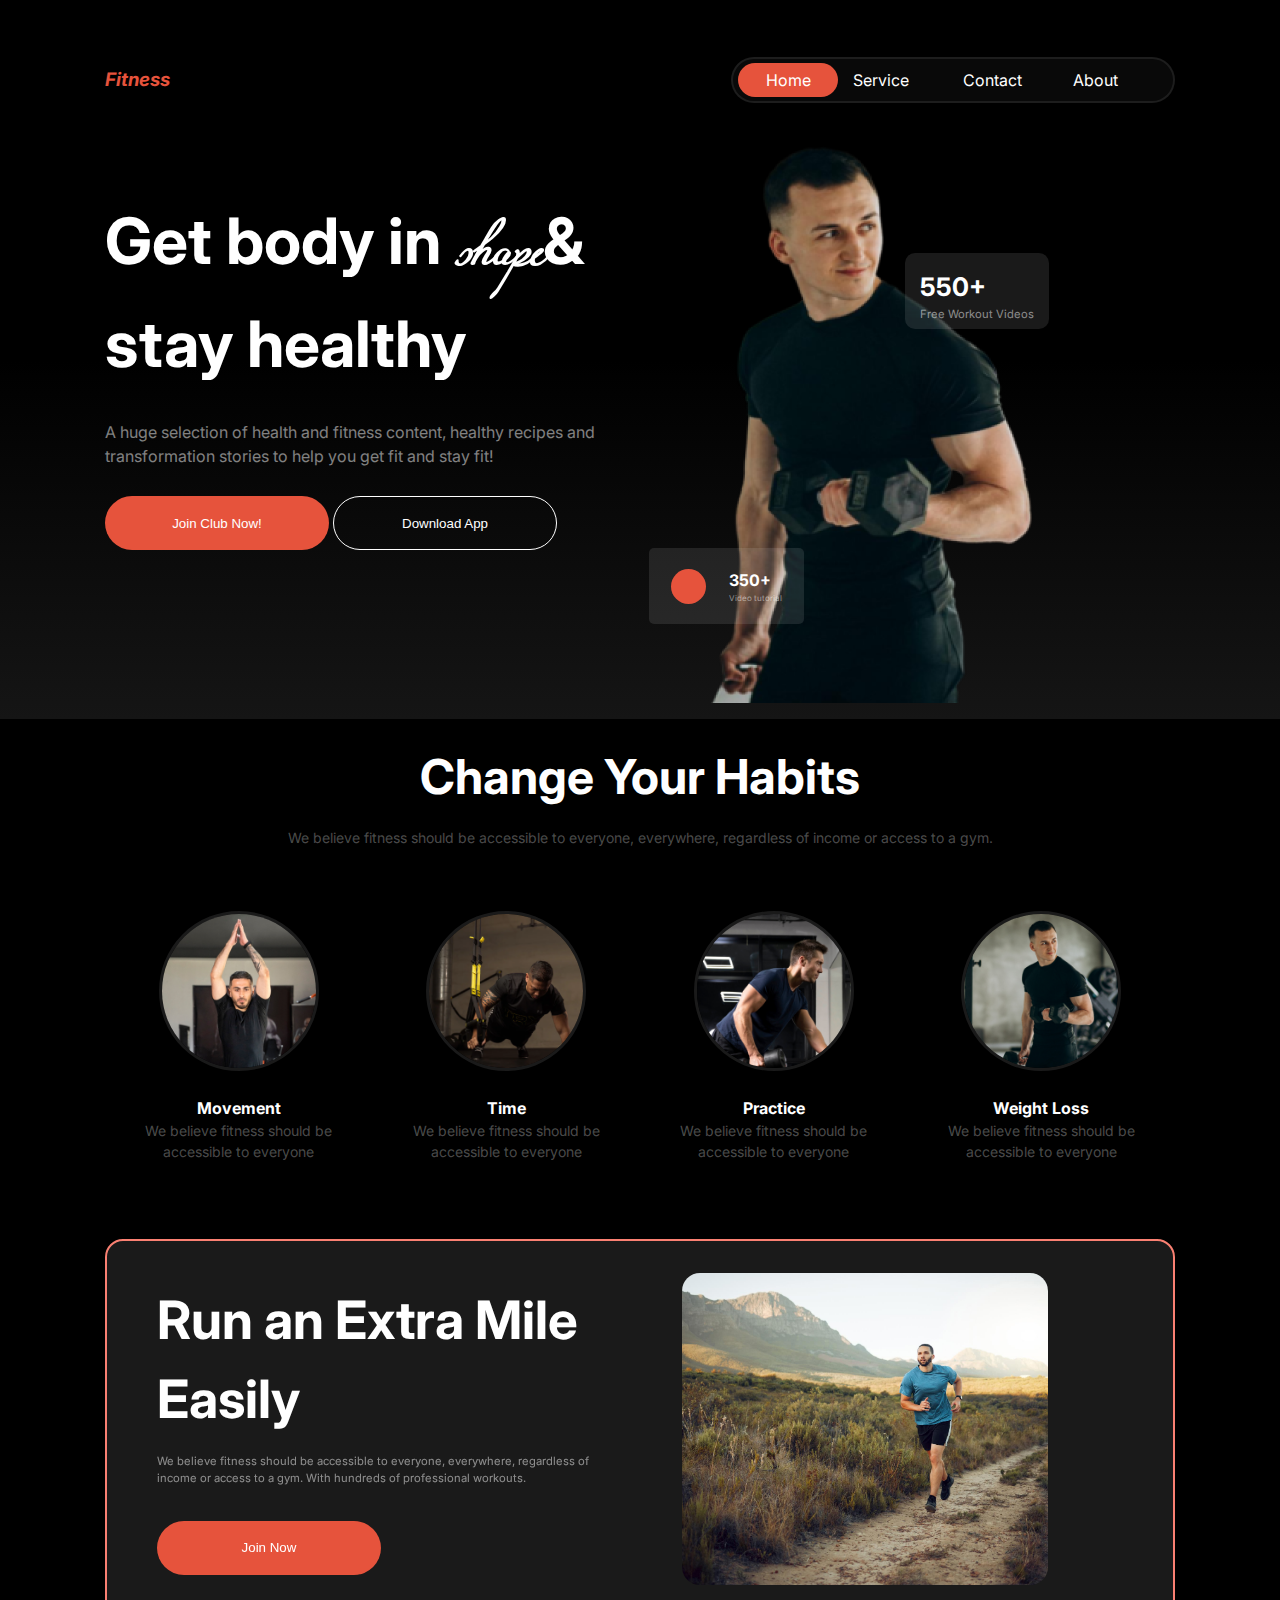
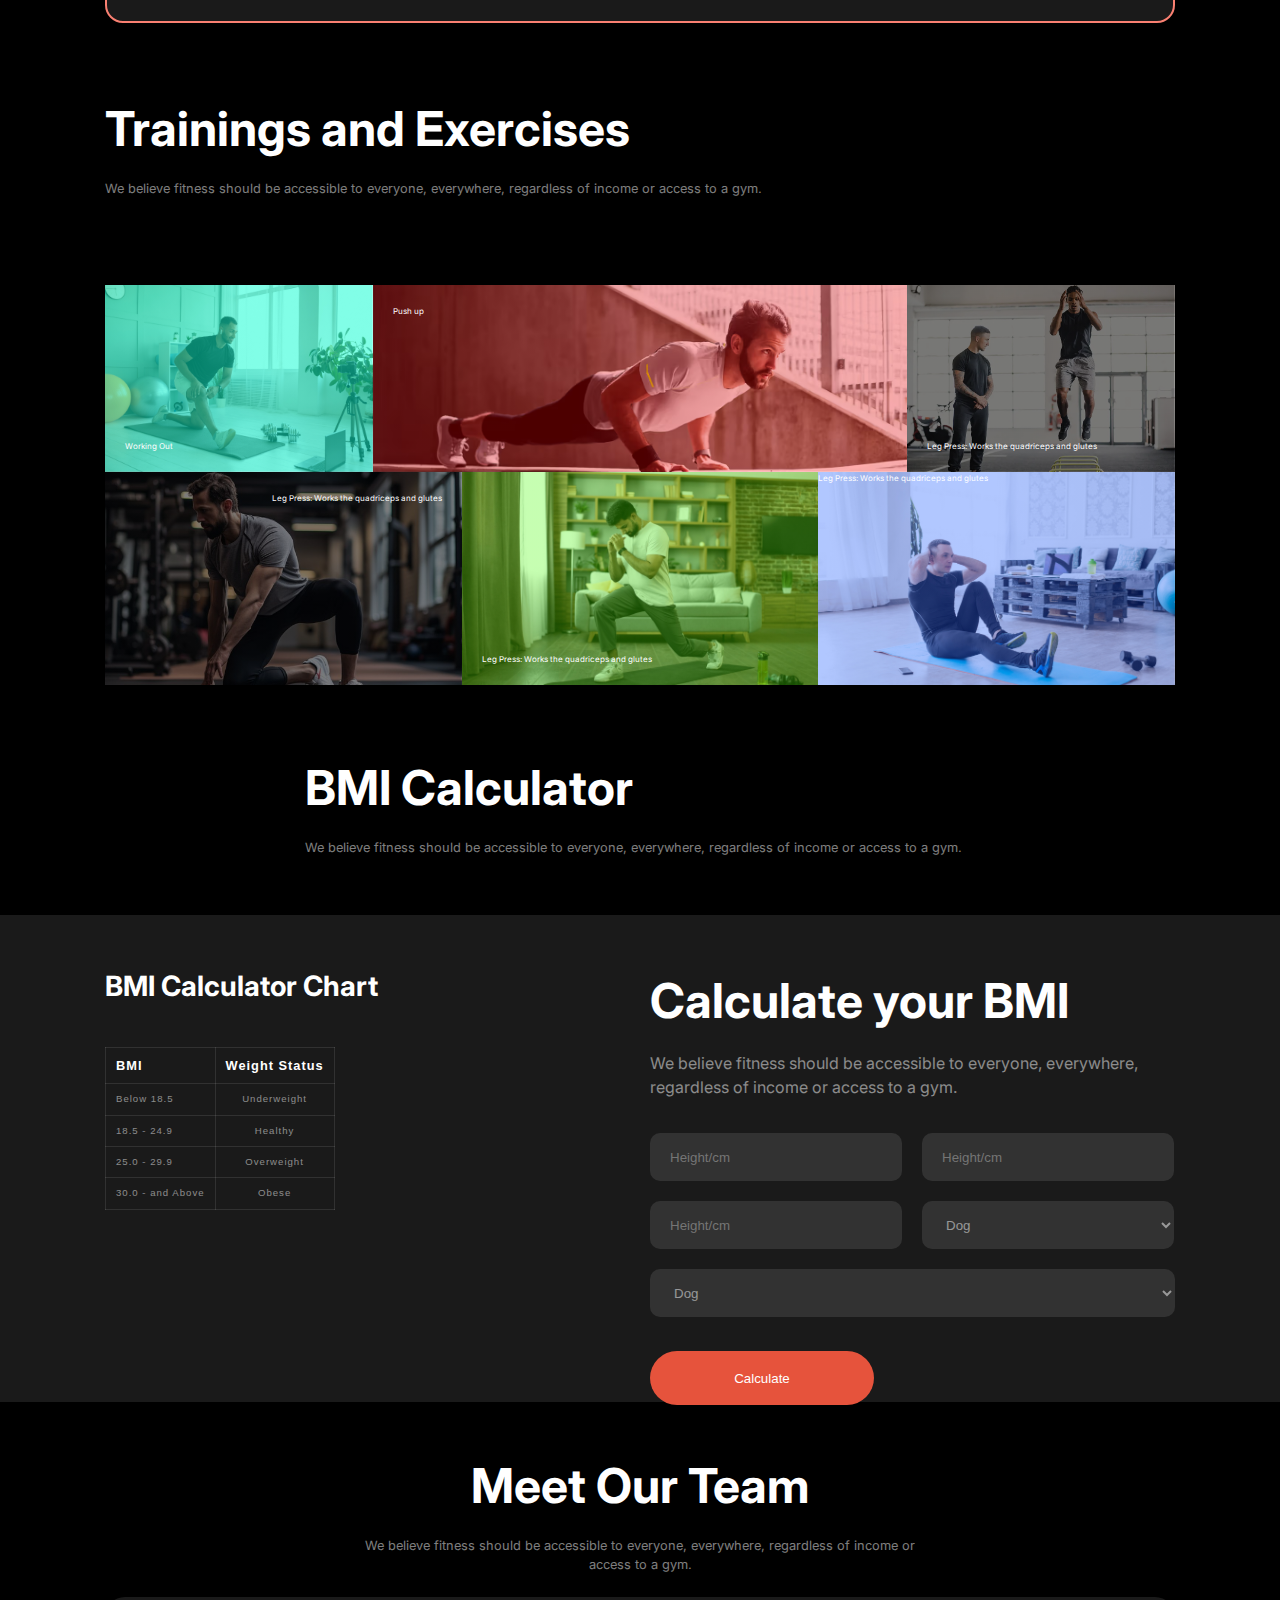
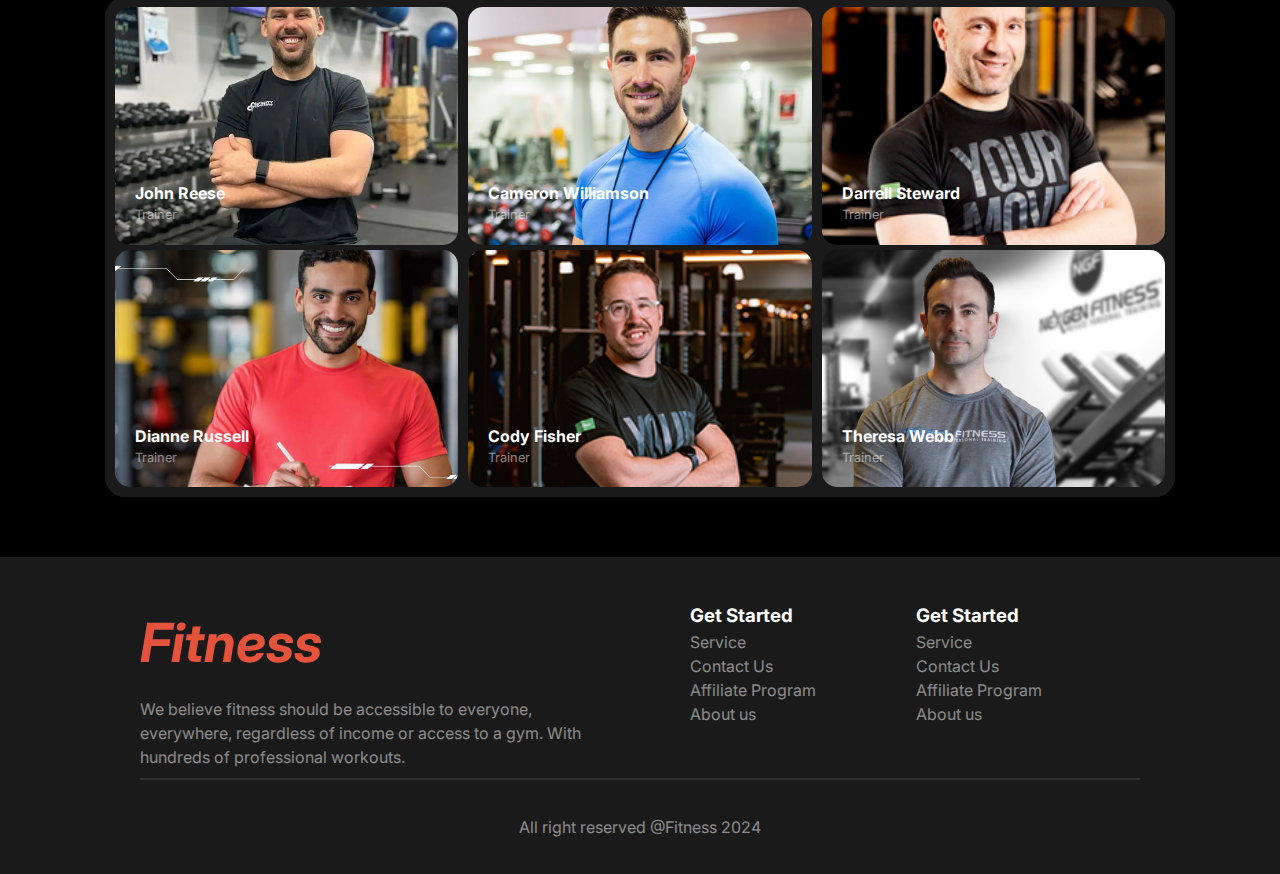
<file: index.html>
<!DOCTYPE html>
<html lang="en">
  <head>
    <meta charset="UTF-8" />
    <meta name="viewport" content="width=device-width, initial-scale=1.0" />
    <link rel="stylesheet" href="https://fonts.googleapis.com/css2?family=Material+Symbols+Outlined:opsz,wght,FILL,GRAD@24,400,0,0" />

    <link rel="stylesheet" href="https://cdnjs.cloudflare.com/ajax/libs/font-awesome/6.6.0/css/all.min.css" integrity="sha512-Kc323vGBEqzTmouAECnVceyQqyqdsSiqLQISBL29aUW4U/M7pSPA/gEUZQqv1cwx4OnYxTxve5UMg5GT6L4JJg==" crossorigin="anonymous" referrerpolicy="no-referrer" />
    <link rel="stylesheet" href="./style/main.css" />
    <link rel="stylesheet" href="./style/responsive.css" />
    <title>Fitness Shop</title>
  </head>
  <body>
    <header class="header bg-gradient-primary">
      <div class="container">
        <nav class="navbar">
          <h3 class="text-primary">Fitness</h3>
          <ul class="nav-menu">
            <li><a href="#" class="active-home">Home</a></li>
            <li><a href="#">Service</a></li>
            <li><a href="#">Contact</a></li>
            <li><a href="#">About</a></li>
          </ul>
          <a href="#" class="bar-menu"><span class="material-symbols-outlined"> menu </span></a>
        </nav>
      </div>
      <div class="container hero text-secondary">
        <div class="left">
          <div class="hero-info">
            <h1 class="hero-title">Get body in <span class="shape">shape</span>& stay healthy</h1>
            <p class="bg-white-50">A huge selection of health and fitness content, healthy recipes and transformation stories to help you get fit and stay fit!</p>
            <div>
              <button class="btn">Join Club Now!</button>
              <button class="btn-secondary">Download App</button>
            </div>
          </div>
        </div>
        <div class="right">
          <img src="./images/Images-2.png" alt="" />
          <div class="video-tutorial">
            <button></button>
            <div>
              <span>350+</span>
              <p class="bg-white-50">Video tutorial</p>
            </div>
          </div>
          <div class="additional-550">
            <div class="free-video-workout">
              <span>550+</span>
              <p class="bg-white-50">Free Workout Videos</p>
            </div>
          </div>
        </div>
      </div>
    </header>
    <main>
      <!-- change-habit section -->
      <section class="container change-habit">
        <div class="habit-change-content">
          <div class="change-babit-title">
            <h2>Change Your Habits</h2>
            <p>We believe fitness should be accessible to everyone, everywhere, regardless of income or access to a gym.</p>
          </div>
          <div class="change-habit-image">
            <div class="images-component box">
              <img src="./images/image-2.png" alt="" />
              <h4>Movement</h4>
              <p class="text-s">We believe fitness should be accessible to everyone</p>
            </div>
            <div class="images-component box">
              <img src="./images/image-3.png" alt="" />
              <h4>Time</h4>
              <p class="text-s">We believe fitness should be accessible to everyone</p>
            </div>
            <div class="images-component box">
              <img src="./images/image-4.png" alt="" />
              <h4>Practice</h4>
              <p class="text-s">We believe fitness should be accessible to everyone</p>
            </div>
            <div class="images-component box">
              <img src="./images/image-5.png" alt="" />
              <h4>Weight Loss</h4>
              <p class="text-s">We believe fitness should be accessible to everyone</p>
            </div>
          </div>
        </div>
      </section>

      <!-- run extra Mile -->
      <section class="container">
        <div class="extra-mile">
          <div class="extra-mile-content">
            <h2>Run an Extra Mile Easily</h2>
            <p class="bg-white-50">We believe fitness should be accessible to everyone, everywhere, regardless of income or access to a gym. With hundreds of professional workouts.</p>
            <button class="btn">Join Now</button>
          </div>
          <div class="extra-mile-image">
            <!-- <img src="./images/run.jpg" alt="" /> -->
          </div>
        </div>
      </section>

      <!-- Training and exercise -->
      <section class="container exercise-training">
        <h2 class="exercise-training-title">Trainings and Exercises</h2>
        <p class="bg-white-50">We believe fitness should be accessible to everyone, everywhere, regardless of income or access to a gym.</p>
        <div class="grid-image-container">
          <div class="item1">
            <span>Working Out</span>
          </div>
          <div class="item2">
            <span>Push up</span>
          </div>
          <div class="item3">
            <span>Leg Press: Works the quadriceps and glutes</span>
          </div>
          <div class="item4">
            <span>Leg Press: Works the quadriceps and glutes</span>
          </div>
          <div class="item5">
            <span>Leg Press: Works the quadriceps and glutes</span>
          </div>
          <div class="item6">
            <span>Leg Press: Works the quadriceps and glutes</span>
          </div>
        </div>
      </section>

      <!-- BMI Calculator -->
      <section class="container">
        <div class="bmi-calculator-context">
          <h2>BMI Calculator</h2>
          <p class="bg-white-50">We believe fitness should be accessible to everyone, everywhere, regardless of income or access to a gym.</p>
        </div>
      </section>

      <section class="bmi-section">
        <section class="container bmi-calculator-section">
          <div class="bmi-calculator">
            <div class="bmi-calculator-chart">
              <h2 class="bmi-chart-title">BMI Calculator Chart</h2>
              <div class="table-section">
                <table>
                  <thead>
                    <tr>
                      <th scope="col">BMI</th>
                      <th scope="col">Weight Status</th>
                    </tr>
                  </thead>
                  <tbody>
                    <tr>
                      <td>Below 18.5</td>
                      <td>Underweight</td>
                    </tr>
                    <tr>
                      <td>18.5 - 24.9</td>
                      <td>Healthy</td>
                    </tr>
                    <tr>
                      <td>25.0 - 29.9</td>
                      <td>Overweight</td>
                    </tr>
                    <tr>
                      <td>30.0 - and Above</td>
                      <td>Obese</td>
                    </tr>
                  </tbody>
                </table>
              </div>
            </div>
            <div class="calculate-your-bmi">
              <div class="calculate-your-title">
                <h2 class="calculate-title">Calculate your BMI</h2>
                <p class="calculate-para bg-white-50">We believe fitness should be accessible to everyone, everywhere, regardless of income or access to a gym.</p>
                <div class="bmi-input-content">
                  <div class="form-field">
                    <input type="text" name="" id="" placeholder="Height/cm" />
                  </div>
                  <div class="form-field">
                    <input type="text" name="" id="" placeholder="Height/cm" />
                  </div>
                  <div class="form-field">
                    <input type="text" name="" id="" placeholder="Height/cm" />
                  </div>
                  <div class="form-field">
                    <select name="" id="" class="select-field">
                      <option value="dog">Dog</option>
                      <option value="cat">Cat</option>
                      <option value="hamster">Hamster</option>
                      <option value="parrot">Parrot</option>
                    </select>
                  </div>
                  <select name="" id="" class="select-field">
                    <option value="dog">Dog</option>
                    <option value="cat">Cat</option>
                    <option value="hamster">Hamster</option>
                    <option value="parrot">Parrot</option>
                  </select>
                </div>
                <button class="btn">Calculate</button>
              </div>
            </div>
          </div>
        </section>
      </section>

      <!-- Team Section -->
      <section class="container">
        <div class="meet-our-team">
          <div class="meet-team-content">
            <h2>Meet Our Team</h2>
            <p>We believe fitness should be accessible to everyone, everywhere, regardless of income or access to a gym.</p>
          </div>
          <div class="meet-our-team-profile">
            <div class="profile-1 image-resize">
              <!-- <img src="./images/trainer1.png" alt="" /> -->
              <span>Trainer</span>
              <h4>John Reese</h4>
            </div>
            <div class="profile-2 image-resize">
              <span>Trainer</span>
              <h4>Cameron Williamson</h4>
            </div>
            <div class="profile-3 image-resize">
              <span>Trainer</span>
              <h4>Darrell Steward</h4>
            </div>
            <div class="profile-4 image-resize">
              <span>Trainer</span>
              <h4>Dianne Russell</h4>
            </div>
            <div class="profile-5 image-resize">
              <span>Trainer</span>
              <h4>Cody Fisher</h4>
            </div>
            <div class="profile-6 image-resize">
              <span>Trainer</span>
              <h4>Theresa Webb</h4>
            </div>
          </div>
        </div>
      </section>
    </main>
    <footer class="footer">
      <div class="container">
        <div class="footer-section">
          <div class="fitness">
            <h2>Fitness</h2>
            <p class="bg-white-50">We believe fitness should be accessible to everyone, everywhere, regardless of income or access to a gym. With hundreds of professional workouts.</p>
          </div>
          <div class="fitness-text">
            <div class="middle">
              <h3>Get Started</h3>
              <ul class="bg-white-50">
                <li>Service</li>
                <li>Contact Us</li>
                <li>Affiliate Program</li>
                <li>About us</li>
              </ul>
            </div>
            <div class="left">
              <h3>Get Started</h3>
              <ul class="bg-white-50">
                <li>Service</li>
                <li>Contact Us</li>
                <li>Affiliate Program</li>
                <li>About us</li>
              </ul>
            </div>
          </div>
        </div>
        <div class="footer-copy bg-white-50">
          <p>All right reserved @Fitness 2024</p>
        </div>
      </div>
    </footer>
  </body>
</html>
</file>
<file: style/responsive.css>
/* max-width: 900px ---> Apply Css Rule under 900px
@media screen and (min-width: 993px) {
} */
/* Default: Extra-small devices such as small phones (less than 640px) */

/* Large Device: above 993px */
@media screen and (min-width: 992px) {
  /* body {
    background: green;
  } */
}

/* Medium device: 576px to 992px */
@media (min-width: 577px) and (max-width: 992px) {
  .navbar {
    margin: 0 45px;
  }
  .hero {
    flex-direction: column;
    justify-content: center;
    max-width: 744px;
    height: 1087px;
  }
  .video-tutorial {
    position: absolute;
    bottom: 85px;
    left: 0px;
  }

  .free-video-workout {
    position: absolute;
    /* top: 130px;
    left: 200px; */
  }
  /* .left {
    margin: 0 auto;
  } */
  .right {
    margin: 0 auto;
  }

  /* habit Change Section */
  .habit-change-content {
    /* border: 2px solid brown; */
    min-height: 750px;
    text-align: center;
    margin: 0 90px;
  }

  .change-habit-image {
    max-height: 566px;
    /* border: 2px solid red; */
    grid-template-columns: repeat(2, 1fr);
    justify-content: center;
  }
  .box {
    width: 231px;
    height: 274px;
    /* display: flex;
    flex-direction: column;
    justify-content: center;
    align-items: center;
    padding: 5px; */
  }
  .change-babit-title {
  }

  .habit-change-content p {
    font-size: 0.7rem;
    margin: 0 50px;
  }
  .extra-mile {
    margin: 0 auto;
    height: 400px;
    width: 684px;
  }
  .extra-mile-content {
    height: 308px;
    width: 263px;
  }
  .extra-mile-content h2 {
    font-size: 2rem;
  }
}

/* Small Device */
@media (max-width: 576px) {
  .header .nav-menu {
    display: none;
  }
  .header .bar-menu {
    display: inline-block;
  }
  /* hero section */
  .hero {
    flex-direction: column;
    justify-content: center;
    max-width: 744px;
    height: 1087px;
  }
  .video-tutorial {
    position: absolute;
    bottom: 85px;
    left: 0px;
  }

  .free-video-workout {
    position: absolute;
    /* top: 130px;
    left: 200px; */
  }
  .left {
    margin: 0 auto;
  }
  .right {
    margin: 0 auto;
  }

  .habit-change-content {
    height: 700px;
    flex-direction: column;
    flex-wrap: wrap;
  }

  .change-habit-image {
    grid-template-columns: repeat(1, 1fr);
  }

  .change-babit-title h2 {
    font-size: 2rem;
  }
  .change-babit-title h2,
  .change-babit-title p,
  .box {
    padding: 30px;
  }
  .extra-mile {
    margin: 0 auto;
    height: 2088px;
  }
}
</file>
<file: style/main.css>
@import url("https://fonts.googleapis.com/css2?family=Inter:wght@100..900&display=swap");

@import url("");

@font-face {
  font-family: "miama";
  src: url(../assets/Miama.otf);
}

/* Reset */
* {
  box-sizing: border-box;
  margin: 0;
  padding: 0;
}

:root {
  --primary-balck: rgb(17, 17, 17);
  --primary-balck-secondary: rgba(33, 33, 33, 0.2);
  --white-color: #ffffff;
  --primary-orange: #e6533c;
  --background-white-primary: #ffffff;
  --background-white-secondary: rgba(255, 255, 255, 0.6);
  --background-white-third: rgba(255, 255, 255, 0.5);
  --background-white-fourth: rgba(255, 255, 255, 0.1);
}
/* Shared styles */

/* Style */
body {
  font-family: "Inter", sans-serif;
  /* font-family: "Dancing Script", cursive; */
  font-size: 16px;
  line-height: 1.5;
  background: #000;
  color: var(--white-color);
}

a {
  text-decoration: none;
  color: #fff;
}

ul {
  list-style: none;
}

/* image is 100% of it's container */
img {
  max-width: 100%;
}

/* Utility Classes */
.container {
  max-width: 1100px;
  margin: 0 auto;
  padding: 10px 15px;
  /* padding: 50px; */
}
.container-sm {
  max-width: 800px;
  margin: 0 auto;
  padding: 0 15px;
  border-radius: 42px;
}

.bg-white-50 {
  color: var(--background-white-third);
}
.btn {
  width: 224px;
  height: 54px;
  background: var(--primary-orange);
  color: var(--background-white-primary);
  border: none;
  border-radius: 42px;
}
.btn-secondary {
  width: 224px;
  height: 54px;
  /* background: var(--primary-orange); */
  /* color: var(--background-white-primary); */
  border: 1px solid var(--background-white-primary);
  border-radius: 42px;
  background: none;
  color: #ffffff;
}
h2 {
  font-size: 3rem;
  margin-bottom: 14px;
}
/**
* Header start here
**/
.header {
  /* border: 2px solid salmon; */
  min-height: 500px;
  background: rgb(143, 139, 225);
  background: radial-gradient(circle, rgba(2, 0, 36, 1) 0%, rgba(9, 9, 121, 1) 9%, rgb(13, 202, 239) 100%);
}

.header .navbar {
  border: 2px solid / darkblue;
  min-height: 46px;
  margin-top: 47px;
  display: flex;
  justify-content: space-between;
  align-items: center;
}

.header .left {
  min-height: 200px;
  /* min-width: 40%; */
  /* border: 2px solid green; */
}
.header .right {
  min-height: 200px;
  /* min-width: 50%; */
  /* border: 2px solid green; */
}

.header .nav-menu {
  border: 2px solid #ffffff15;
  display: flex;
  min-width: 430px;
  height: 46px;
  justify-content: space-between;
  align-items: center;
  border-radius: 35px;
  /* padding: 0 5px; */
  background: rgba(61, 61, 61, 0.143);
}

.nav-menu li {
  /* border: 2px solid salmon; */
  margin: 5px;
  width: 100px;
  padding: 5px;
}
.nav-menu li:first-child {
  background: var(--primary-orange);
  border-radius: 20px;
  text-align: center;
}

.header .bar-menu {
  display: none;
}

.active-home {
  /* height: 28px; */
  /* width: 72px; */
  /* background: var(--primary-orange); */
  /* border-radius: 46px; */
}

/* Hero section */
.hero {
  display: flex;
}

.hero-info {
  width: 600px;
  height: 440px;
  /* border: 2px solid red; */
  margin-top: 70px;
}
.hero-info .hero-title {
  font-size: 4rem;
  margin: 28px 0;
}

.hero-info p {
  margin-bottom: 28px;
}
.hero-info div {
  margin-top: 20px;
}
/* .hero-info span {
  font-size: 5.5rem;
  
} */
.hero-info .shape {
  font-family: 7.5rem;
  font-family: miama;
}

.video-tutorial button {
  background-color: #e6533c;
  border: none;
  width: 35px;
  height: 35px;
  border-radius: 50%;
}

.hero .right .video-tutorial {
  background: var(--background-white-fourth);
  width: 155px;
  height: 76px;
  display: flex;
  align-content: space-between;
  justify-content: space-evenly;
  align-items: center;
  border-radius: 5px;
}
.hero .right .video-tutorial span {
  font-weight: bold;
}
.hero .right .video-tutorial p {
  font-size: 0.5rem;
}

.hero .right {
  position: relative;
}
.video-tutorial {
  position: absolute;
  bottom: 85px;
  right: 250px;
}
.additional-550 {
  position: absolute;
  top: 130px;
  left: 200px;
  width: 155px;
  height: 76px;
}

.free-video-workout {
  position: absolute;
  background: var(--background-white-fourth);
  /* width: 155px; */
  height: 76px;
  display: flex;
  flex-direction: column;
  /* justify-content: space-evenly; */
  /* align-items: center; */
  border-radius: 10px;
  text-align: left;
  padding: 15px;
}
.free-video-workout span {
  font-size: 1.6rem;
  font-weight: bold;
}
.free-video-workout p {
  font-size: 0.7rem;
}

/**
* Header end here
**/

/* habit Change Section */

.habit-change-content {
  /* border: 2px solid brown; */
  min-height: 450px;
  display: flex;
  gap: 58px;
  flex-direction: column;
  justify-content: center;
  align-items: center;
  text-align: center;
  margin-bottom: 40px;
}
.change-babit-title h2 {
  font-size: 3rem;
}

.habit-change-content p {
  font-size: 0.875rem;
  color: rgba(255, 255, 255, 0.3);
}

/* Grid test */
.change-habit-image {
  max-height: 274px;
  /* border: 2px solid red; */
  display: grid;
  grid-template-columns: repeat(4, 1fr);
  justify-content: center;
}
.box img {
  width: 160px;
  height: 160px;
  border: 3px solid rgba(255, 255, 255, 0.1);
  border-radius: 50%;
  margin: 0 25px 25px;
}
.box {
  display: flex;
  flex-direction: column;
  justify-content: center;
  align-items: center;
  padding: 5px;
}

.box p {
  text-align: center;
}

/* end change-habit section */

/* Start run extra Mile */
.extra-mile {
  backdrop-filter: blur(10px);
  background: rgba(255, 255, 255, 0.1);
  border: 2px solid salmon;
  border-radius: 18px;
}

.extra-mile-content {
  /* border: 2px solid brown; */
  width: 443px;
  height: 300px;
  margin: 40px 50px;
}
.extra-mile-content h2 {
  font-size: 3.3rem;
  margin-bottom: 14px;
}
.extra-mile-content p {
  font-size: 0.7rem;
  margin-bottom: 34px;
}

.extra-mile-image {
  background-image: url(../images/run.jpg);
  border-radius: 18px;
  background-position: center;
  background-repeat: no-repeat;
  background-size: cover;
  width: 366px;
  height: 312px;
  margin: 32px;
}
.extra-mile {
  display: flex;
}

.extra-mile-content {
  display: flex;
  flex-direction: column;
  align-items: flex-start;
}
.extra-mile-image {
  display: flex;
  justify-content: center;
  align-items: center;
}

/* End run extra Mile */

/* Text Color */
.text-primary {
  color: var(--primary-orange);
  font-style: italic;
}
.text-secondary {
  color: var(--white-color);
}

/* Text size */
.text-xxl {
  font-size: 5.4rem;
  line-height: 120%;
  font-weight: bold;
  margin: 0px 0 20px;
}

.text-xl {
  font-size: 2rem;
  line-height: 0.9;
  font-weight: 100;
  margin: 0px 0 20px;
}
.text-l {
  font-size: 1.125rem;
  /* margin: 0px 0 20px; */
}
.text-s {
  font-size: 0.7rem;
}

.text-center {
  text-align: center;
}

/* Background Color */
.bg-gradient-primary {
  background: linear-gradient(to bottom, rgba(0, 0, 0, 0.051), rgba(0, 0, 0, 0.314), rgba(255, 255, 255, 0.081));
}

/* exercise-training starts */
.exercise-training {
  /* border: 2px solid salmon; */
  margin-top: 50px;
  min-height: 500px;
}
.grid-image-container {
  /* border: 2px solid salmon; */
  min-height: 400px;
  display: grid;
  grid-template-columns: repeat(12, 1fr);
  /* grid-template-rows: repeat(12, 1fr); */
}
.exercise-training-title {
  font-size: 3rem;
}

.exercise-training p {
  width: 671px;
  height: 48px;
  font-size: 0.8rem;
  margin-bottom: 58px;
}

.grid-image-container img {
  width: 100%;
  height: auto;
}

.grid-image-container .item1 {
  grid-column: 1 / span 3;
  grid-row: 1 / span 5;

  min-height: 100%;
  background: linear-gradient(0deg, rgba(6, 255, 209, 0.5), rgba(6, 255, 209, 0.5)), url(../images/exercise1.jpg);
  background-position: center;
  background-repeat: no-repeat;
  object-fit: cover;
  background-size: cover;
  font-size: 0.5rem;
  display: flex;
  flex-direction: column-reverse;
  align-items: flex-start;
  padding: 20px;
}
.grid-image-container .item2 {
  grid-column: 4 / span 6;
  grid-row: 1 / span 5;
  min-height: 100%;
  background: linear-gradient(0deg, rgba(255, 0, 0, 0.3), rgba(255, 0, 0, 0.3)), url(../images/exercise2.png);
  background-position: center;
  background-repeat: no-repeat;
  object-fit: cover;
  background-size: cover;
  font-size: 0.5rem;
  display: flex;
  flex-direction: row;
  align-items: flex-start;
  padding: 20px;
}
.grid-image-container .item3 {
  grid-column: 10 / span 3;
  grid-row: 1 / span 5;
  min-height: 100%;
  background: linear-gradient(0deg, rgba(0, 0, 0, 0.504), rgba(0, 0, 0, 0.504)), url(../images/exercise3.png);
  background-position: center;
  background-repeat: no-repeat;
  object-fit: cover;
  background-size: cover;
  font-size: 0.5rem;
  display: flex;
  flex-direction: column-reverse;
  align-items: flex-start;
  padding: 20px;
}
.grid-image-container .item4 {
  grid-column: 1 / span 4;
  grid-row: 6 / span 6;
  min-height: 100%;
  font-size: 0.5rem;
  background: linear-gradient(0deg, rgba(0, 0, 0, 0.504), rgba(0, 0, 0, 0.504)), url(../images/exercise4.png);
  background-position: center;
  background-repeat: no-repeat;
  object-fit: cover;
  background-size: cover;
  font-size: 0.5rem;
  display: flex;
  flex-direction: column;
  align-items: flex-end;
  padding: 20px;
}
.grid-image-container .item5 {
  grid-column: 5 / span 4;
  grid-row: 6 / span 6;
  min-height: 100%;
  font-size: 0.5rem;
  background: linear-gradient(0deg, rgba(68, 255, 0, 0.3), rgba(68, 255, 0, 0.3)), url(../images/exercise5.jpg);
  background-position: center;
  background-repeat: no-repeat;
  object-fit: cover;
  background-size: cover;
  font-size: 0.5rem;
  display: flex;
  flex-direction: column-reverse;
  align-items: flex-start;
  padding: 20px;
}
.grid-image-container .item6 {
  grid-column: 9 / span 4;
  grid-row: 6 / span 6;
  min-height: 100%;
  font-size: 0.5rem;
  background: linear-gradient(0deg, rgba(0, 72, 255, 0.305), rgba(0, 72, 255, 0.305)), url(../images/exercise6.jpg);
  background-position: center;
  background-repeat: no-repeat;
  object-fit: cover;
  background-size: cover;
}

/* BMI Calculator */
.bmi-section {
  background: rgba(255, 255, 255, 0.1);
  /* margin: 88px 0; */
}

.bmi-calculator-section {
  height: 487px;
  margin-bottom: 40px;
}

.bmi-calculator-context {
  height: 120px;
  text-align: left;
  margin: 40px 200px;
  display: flex;
  flex-direction: column;
  justify-content: center;
  /* align-items: center; */
}

.bmi-calculator-context p {
  font-size: 0.8rem;
}

.bmi-calculator {
  padding: 40px 0;
  /* border: 2px solid rebeccapurple; */
  height: 386px;
  display: flex;
  gap: 20px;
}
.bmi-calculator-chart {
  /* border: 2px solid #e6533c; */
  /* height: 487px; */
  width: 50%;
  display: flex;
  justify-content: flex-start;
  align-items: flex-start;
  flex-direction: column;
  /* gap: 20px; */
}
.calculate-your-bmi {
  /* border: 2px solid red; */
  /* height: 487px; */
  width: 50%;
}
.calculate-your-bmi .btn {
  margin-top: 34px;
}

/* table */
table {
  border-collapse: collapse;
  /* border: 2px solid rgb(140 140 140); */
  font-family: sans-serif;
  font-size: 0.8rem;
  letter-spacing: 1px;
}

thead {
  /* background-color: rgb(228 240 245); */
}

th,
td {
  border: 1px solid var(--background-white-fourth);
  padding: 8px 10px;
  text-align: left;
}
td {
  color: var(--background-white-third);
  font-size: 0.6rem;
  text-align: left;
}

td:last-of-type {
  text-align: center;
}

/* tbody > tr:nth-of-type(even) {
  background-color: rgb(237 238 242);
} */

/* tfoot th {
  text-align: right;
} */

/* Bmi Chart title */
.bmi-chart-title {
  font-size: 1.75rem;
  margin-bottom: 40px;
}

/* BMI Input content */
.bmi-input-content {
  display: flex;
  gap: 20px;
  width: 100%;
  flex-wrap: wrap;
}

/*  */
.form-field {
  width: 48%;
  height: 48px;
}
.form-field input {
  width: 100%;
  height: 48px;
}
.select-field {
  width: 100%;
  height: 48px;
}

.calculate-title {
  margin-bottom: 14px;
}
.calculate-para {
  margin-bottom: 34px;
}

.form-field input[type="text"],
.form-field select,
.select-field {
  border: none;
  background: rgba(255, 255, 255, 0.107);
  color: var(--background-white-third);
  padding-left: 20px;
  border-radius: 10px;
}

/* Meet Our Team */
.meet-our-team {
  /* border: 2px solid sandybrown; */
  /* height: 682px; */
  /* margin: 50px 0; */
  margin-bottom: 50px;
}

.meet-team-content {
  height: 120px;
  width: 564px;
  margin: 0 auto;
  display: flex;
  flex-direction: column;
  /* align-items: center; */
  justify-content: center;
  text-align: center;
  margin-bottom: 25px;
}

.meet-our-team-profile {
  height: 500px;
  display: grid;
  align-items: center;
  grid-template-columns: repeat(12, 1fr);
  grid-template-rows: repeat(12, 1fr);
  column-gap: 10px;
  row-gap: 5px;
  background: var(--background-white-fourth);
  padding: 10px;
  border-radius: 20px;
}
.meet-team-content p {
  color: var(--background-white-third);
  font-size: 0.8rem;
}

.profile-1 {
  background: #e6533c;
  grid-column: 1 / span 4;
  grid-row: 1 / span 6;
  background-image: url(../images/trainer1.png);
  background-position: center;
  background-repeat: no-repeat;
  object-fit: cover;
  background-size: cover;
  display: flex;
  flex-direction: column-reverse;
  align-items: flex-start;
  border-radius: 15px;
}
.profile-2 {
  /* background: #83dcf4; */
  grid-column: 5 / span 4;
  grid-row: 1 / span 6;
  background-image: url(../images/trainer2.png);
  background-position: center;
  background-repeat: no-repeat;
  object-fit: cover;
  background-size: cover;
  display: flex;
  flex-direction: column-reverse;
  align-items: flex-start;
  border-radius: 15px;
}
.profile-3 {
  /* background: #ecf483; */
  grid-column: 9 / span 4;
  grid-row: 1 / span 6;
  background-image: url(../images/trainer3.png);
  background-position: center;
  background-repeat: no-repeat;
  object-fit: cover;
  background-size: cover;
  display: flex;
  flex-direction: column-reverse;
  align-items: flex-start;
  border-radius: 15px;
}
.profile-4 {
  /* background: #ecf483; */
  grid-column: 1 / span 4;
  grid-row: 7 / span 6;
  background-image: url(../images/trainer4.png);
  background-position: center;
  background-repeat: no-repeat;
  object-fit: cover;
  background-size: cover;
  display: flex;
  flex-direction: column-reverse;
  align-items: flex-start;
  border-radius: 15px;
}
.profile-5 {
  /* background: #d883f4; */
  grid-column: 5 / span 4;
  grid-row: 7 / span 6;
  background-image: url(../images/trainer5.png);
  background-position: center;
  background-repeat: no-repeat;
  object-fit: cover;
  background-size: cover;
  display: flex;
  flex-direction: column-reverse;
  align-items: flex-start;
  border-radius: 15px;
}
.profile-6 {
  /* background: #0f9b8f; */
  grid-column: 9 / span 4;
  grid-row: 7 / span 6;
  background-image: url(../images/trainer6.png);
  background-position: center;
  background-repeat: no-repeat;
  object-fit: cover;
  background-size: cover;
  display: flex;
  flex-direction: column-reverse;
  align-items: flex-start;
  border-radius: 15px;
}
.image-resize {
  width: 100%;
  height: 100%;
  padding-left: 20px;
  padding-bottom: 20px;
}
.image-resize span {
  font-size: 0.8rem;
  color: var(--background-white-third);
}

.meet-our-team-profile img {
  border-radius: 18px;
}

/* Footer Section */
.footer {
  background: rgba(255, 255, 255, 0.1);
}

.footer-section {
  display: flex;
  border-bottom: 2px solid rgba(255, 255, 255, 0.1);
  margin: 35px;
}
.fitness {
  height: 176px;
  width: 50%;
  /* border: 2px solid salmon; */
  margin-right: 100px;
}

.fitness h2 {
  color: var(--primary-orange);
  font-weight: bold;
  font-size: 3.375rem;
  font-style: italic;
}

.fitness-text {
  /* border: 2px solid rgb(189, 250, 114); */
  width: 50%;
  display: flex;
  gap: 100px;
}

/* Footer copy */
.footer-copy {
  text-align: center;
  margin: 25px 0;
}
</file>
